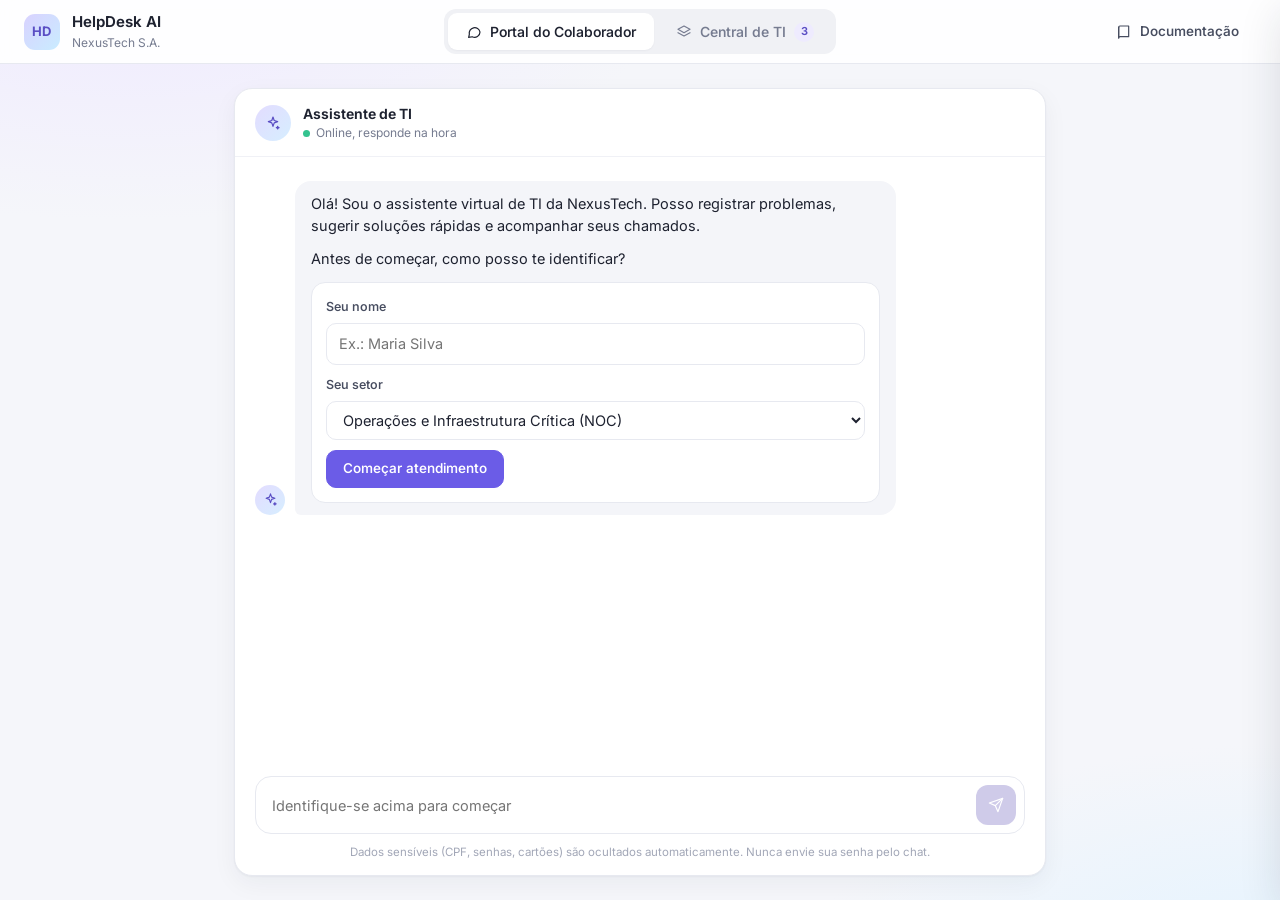
<file: index.html>
<!DOCTYPE html>
<html lang="pt-BR">
<head>
  <meta charset="UTF-8" />
  <meta name="viewport" content="width=device-width, initial-scale=1.0" />
  <title>HelpDesk AI — Assistente de TI da NexusTech S.A.</title>
  <link rel="preconnect" href="https://fonts.googleapis.com" />
  <link rel="preconnect" href="https://fonts.gstatic.com" crossorigin />
  <link href="https://fonts.googleapis.com/css2?family=Inter:wght@400;500;600;700&family=JetBrains+Mono:wght@400;600&display=swap" rel="stylesheet" />
  <link rel="stylesheet" href="assets/styles.css" />
</head>
<body>

<!-- ======================================================================
     TOPO
     ====================================================================== -->
<header class="topbar">
  <div class="brand">
    <div class="brand-logo">HD</div>
    <div>
      <div class="brand-name">HelpDesk AI</div>
      <div class="brand-sub">NexusTech S.A.</div>
    </div>
  </div>

  <nav class="app-tabs" role="tablist" aria-label="Áreas do sistema">
    <button class="app-tab active" data-app="portal" role="tab" aria-selected="true">
      <i data-icon="chat"></i> Portal do Colaborador
    </button>
    <button class="app-tab" data-app="console" role="tab" aria-selected="false">
      <i data-icon="layers"></i> Central de TI <span class="tab-count" id="tabCount">0</span>
    </button>
  </nav>

  <div class="topbar-right">
    <a class="btn btn-ghost" href="https://github.com/sztsu/helpdesk-ai" target="_blank" rel="noopener">
      <i data-icon="book"></i> Documentação
    </a>
  </div>
</header>

<!-- ======================================================================
     ABA 1 — PORTAL DO COLABORADOR (somente o chatbot)
     ====================================================================== -->
<main class="app-view active" id="app-portal">
  <div class="portal-wrap">
    <section class="chat-card" id="chatCard" aria-label="Assistente virtual de TI">
      <header class="chat-head">
        <div class="bot-id">
          <div class="avatar avatar-bot"><i data-icon="sparkle"></i></div>
          <div>
            <div class="bot-name">Assistente de TI</div>
            <div class="bot-status">Online, responde na hora</div>
          </div>
        </div>
        <div class="chat-head-actions">
          <button class="btn btn-ghost btn-sm" id="btnMyTickets" hidden>
            <i data-icon="ticket"></i> Meus chamados
          </button>
          <button class="id-pill" id="idPill" hidden aria-haspopup="true">
            <div class="avatar avatar-user" id="idInitials">--</div>
            <div class="id-pill-text">
              <div class="id-pill-name" id="idName">-</div>
              <div class="id-pill-sector" id="idSectorLabel">-</div>
            </div>
          </button>
          <div class="menu" id="idMenu" hidden>
            <button id="menuSwitch"><i data-icon="user"></i> Trocar identificação</button>
            <hr />
            <button class="danger" id="menuForget"><i data-icon="trash"></i> Apagar minha conversa (LGPD)</button>
          </div>
        </div>
      </header>

      <div class="chat-scroll" id="chatScroll">
        <div class="chat-list" id="chatList"></div>
      </div>

      <div class="suggestions" id="suggestions" hidden>
        <button class="suggest" data-prompt="Esqueci minha senha e minha conta está bloqueada no login.">Esqueci minha senha</button>
        <button class="suggest" data-prompt="A impressora multifuncional do meu andar está offline e não imprime.">A impressora não imprime</button>
        <button class="suggest" data-prompt="O ERP travou ao emitir nota fiscal no fechamento.">Erro ao emitir nota fiscal</button>
        <button class="suggest" data-prompt="O servidor de produção está fora do ar, queda total no cluster.">Sistema fora do ar</button>
        <button class="suggest" data-prompt="Qual o status do chamado HD-2026-001?">Consultar um chamado</button>
      </div>

      <form class="composer" id="composer">
        <textarea id="chatInput" rows="1" placeholder="Identifique-se acima para começar" disabled></textarea>
        <button class="send-btn" type="submit" id="sendBtn" aria-label="Enviar" disabled><i data-icon="send"></i></button>
      </form>
      <div class="chat-foot">Dados sensíveis (CPF, senhas, cartões) são ocultados automaticamente. Nunca envie sua senha pelo chat.</div>

      <!-- Painel lateral: Meus chamados -->
      <div class="sheet-backdrop" id="sheetBackdrop"></div>
      <aside class="sheet" aria-label="Meus chamados">
        <div class="sheet-head">
          <h3>Meus chamados</h3>
          <button class="btn btn-ghost btn-icon btn-sm" id="btnCloseSheet" aria-label="Fechar"><i data-icon="x"></i></button>
        </div>
        <div class="sheet-body" id="myTicketsList"></div>
      </aside>
    </section>
  </div>
</main>

<!-- ======================================================================
     ABA 2 — CENTRAL DE TI (operação, fila, governança)
     ====================================================================== -->
<div class="app-view" id="app-console">
  <aside class="sidebar">
    <div class="side-title">Operação</div>
    <button class="side-link active" data-section="fila"><i data-icon="list"></i> Fila de chamados <span class="tab-count" id="sideCount">0</span></button>
    <button class="side-link" data-section="agente"><i data-icon="cpu"></i> Raciocínio do agente</button>
    <button class="side-link" data-section="auditoria"><i data-icon="clipboard"></i> Auditoria</button>
    <div class="side-title" style="margin-top: 12px;">Qualidade</div>
    <button class="side-link" data-section="testes"><i data-icon="check"></i> Testes do agente</button>
    <button class="side-link" data-section="config"><i data-icon="sliders"></i> Configurações</button>
    <div class="side-spacer"></div>
    <div class="engine-box">
      <b><span class="dot" id="engineDot"></span><span id="engineName">Motor local</span></b>
      <span id="engineDesc">RAG com base interna de manuais.</span>
    </div>
  </aside>

  <div class="console-main">

    <!-- FILA -->
    <section class="console-section active" id="sec-fila">
      <div class="section-head">
        <div>
          <h1>Fila de chamados</h1>
          <p>Chamados triados pelo agente, ordenados por prioridade e tempo de espera. Clique em um chamado para ver os detalhes e a justificativa da IA.</p>
        </div>
        <div class="section-actions">
          <button class="btn btn-soft" id="btnAging"><i data-icon="scale"></i> Auditoria de equidade</button>
        </div>
      </div>

      <div class="kpis">
        <div class="card kpi"><div class="kpi-icon bg-lav"><i data-icon="ticket"></i></div><div><div class="kpi-label">Em aberto</div><div class="kpi-value" id="kpiOpen">0</div></div></div>
        <div class="card kpi"><div class="kpi-icon bg-rose"><i data-icon="alert"></i></div><div><div class="kpi-label">Críticos (P1 e P2)</div><div class="kpi-value" id="kpiCrit">0</div></div></div>
        <div class="card kpi"><div class="kpi-icon bg-peach"><i data-icon="user"></i></div><div><div class="kpi-label">Aguardando revisão humana</div><div class="kpi-value" id="kpiContest">0</div></div></div>
        <div class="card kpi"><div class="kpi-icon bg-sky"><i data-icon="trend"></i></div><div><div class="kpi-label">Promovidos por equidade</div><div class="kpi-value" id="kpiAged">0</div></div></div>
      </div>

      <div class="card">
        <div class="toolbar">
          <div class="search">
            <i data-icon="search"></i>
            <input class="input" id="queueSearch" type="search" placeholder="Buscar por protocolo, colaborador ou assunto" />
          </div>
          <div class="seg" id="prioFilter">
            <button class="active" data-p="all">Todos</button>
            <button data-p="P1">P1</button>
            <button data-p="P2">P2</button>
            <button data-p="P3">P3</button>
            <button data-p="P4">P4</button>
          </div>
        </div>
        <div class="table-wrap">
          <table class="table">
            <thead>
              <tr>
                <th>Protocolo</th>
                <th>Colaborador</th>
                <th>Assunto</th>
                <th>Prioridade</th>
                <th>Prazo</th>
                <th>Status</th>
                <th>Aberto há</th>
              </tr>
            </thead>
            <tbody id="queueBody"></tbody>
          </table>
        </div>
      </div>
    </section>

    <!-- RACIOCÍNIO DO AGENTE -->
    <section class="console-section" id="sec-agente">
      <div class="section-head">
        <div>
          <h1>Raciocínio do agente</h1>
          <p>Cada mensagem recebida no Portal do Colaborador passa por quatro camadas. Selecione uma interação para ver o que o agente percebeu, lembrou, decidiu e executou.</p>
        </div>
      </div>

      <div class="pipeline-strip">
        <div class="strip-step bg-sky"><div class="strip-num">1</div><div><b>Percepção</b><span>Oculta dados sensíveis</span></div></div>
        <div class="strip-step bg-lav"><div class="strip-num">2</div><div><b>Memória</b><span>Conversa, histórico e manuais</span></div></div>
        <div class="strip-step bg-peach"><div class="strip-num">3</div><div><b>Planejamento</b><span>Regras, segurança e equidade</span></div></div>
        <div class="strip-step bg-mint"><div class="strip-num">4</div><div><b>Ação</b><span>Ferramentas executadas</span></div></div>
      </div>

      <div class="agent-grid">
        <div class="card trace-list" id="traceList"></div>
        <div id="traceDetail"></div>
      </div>
    </section>

    <!-- AUDITORIA -->
    <section class="console-section" id="sec-auditoria">
      <div class="section-head">
        <div>
          <h1>Auditoria</h1>
          <p>Registro de todas as decisões do agente e das pessoas envolvidas. Garante responsabilização: é possível saber quem decidiu o quê e quando.</p>
        </div>
        <div class="section-actions">
          <button class="btn" id="btnExport"><i data-icon="download"></i> Exportar backup (JSON)</button>
        </div>
      </div>
      <div class="card timeline" id="auditList"></div>
    </section>

    <!-- TESTES -->
    <section class="console-section" id="sec-testes">
      <div class="section-head">
        <div>
          <h1>Testes do agente</h1>
          <p>Suíte automatizada com 24 cenários: funcionais, viés, ataques (adversariais), privacidade, contingência e carga. Avalia além de acurácia e latência.</p>
        </div>
        <div class="section-actions">
          <button class="btn btn-primary" id="btnRunTests"><i data-icon="check"></i> Executar 24 testes</button>
        </div>
      </div>

      <div class="dims">
        <div class="card dim"><div class="dim-icon bg-lav"><i data-icon="heart"></i></div><h3>Confiança</h3><p>O colaborador entende a decisão e pode pedir revisão humana. Mesmo resultado para nomes e gêneros diferentes.</p></div>
        <div class="card dim"><div class="dim-icon bg-peach"><i data-icon="shield"></i></div><h3>Robustez</h3><p>Resiste a tentativas de manipulação, comandos perigosos, relatos vagos e queda da API externa.</p></div>
        <div class="card dim"><div class="dim-icon bg-mint"><i data-icon="scale"></i></div><h3>Impacto</h3><p>Chamados de setores com menos peso não ficam esquecidos na fila (regra de envelhecimento).</p></div>
      </div>

      <div class="card score" id="scoreCard" hidden>
        <div class="score-num" id="scoreNum">0/24</div>
        <div style="flex: 1;">
          <div class="row-between" style="margin-bottom: 8px; font-size: 13px; color: var(--ink-3);">
            <span id="scoreLabel">Aprovados</span><span id="scoreTime"></span>
          </div>
          <div class="score-bar"><div id="scoreBar"></div></div>
        </div>
      </div>

      <div class="card">
        <div class="table-wrap">
          <table class="table">
            <thead>
              <tr><th>ID</th><th>Categoria</th><th>Cenário</th><th>Resultado</th><th>Latência</th><th>Evidência</th></tr>
            </thead>
            <tbody id="testBody">
              <tr><td colspan="6" class="empty"><b>Nenhum teste executado ainda</b>Clique em "Executar 24 testes" para validar o agente ao vivo.</td></tr>
            </tbody>
          </table>
        </div>
      </div>
    </section>

    <!-- CONFIGURAÇÕES -->
    <section class="console-section" id="sec-config">
      <div class="section-head">
        <div>
          <h1>Configurações</h1>
          <p>Motor de IA, contingência e dados da demonstração.</p>
        </div>
      </div>

      <div class="settings-grid">
        <div class="card card-pad">
          <div>
            <h3>Motor de IA generativa</h3>
            <p class="card-sub">Sem chave, o agente usa o motor local com base de conhecimento (RAG). Com uma chave do Google AI Studio, as respostas passam a ser geradas pelo Gemini 2.5 Flash.</p>
          </div>
          <div class="field">
            <label class="field-label" for="apiKey">Chave da API Gemini (fica só nesta aba do navegador)</label>
            <input class="input mono" id="apiKey" type="password" placeholder="AIza..." autocomplete="off" />
          </div>
          <div class="row-between">
            <span class="pill pill-dot" id="engineStatusPill">Motor local</span>
            <div style="display: flex; gap: 8px;">
              <button class="btn btn-sm" id="btnClearKey">Remover chave</button>
              <button class="btn btn-sm btn-primary" id="btnSaveKey">Salvar</button>
            </div>
          </div>
        </div>

        <div class="card card-pad">
          <div>
            <h3>Contingência</h3>
            <p class="card-sub">Simula a API externa fora do ar (HTTP 503). O agente deve continuar atendendo pelo motor local sem o colaborador perceber.</p>
          </div>
          <div class="row-between">
            <span style="font-weight: 550;">Simular indisponibilidade da API</span>
            <label class="switch"><input type="checkbox" id="toggle503" /><span></span></label>
          </div>
        </div>

        <div class="card card-pad">
          <div>
            <h3>Dados da demonstração</h3>
            <p class="card-sub">Os chamados ficam salvos no navegador. Você pode exportar um backup ou voltar ao estado inicial com os 3 chamados de exemplo.</p>
          </div>
          <div style="display: flex; gap: 8px; flex-wrap: wrap;">
            <button class="btn btn-sm" id="btnExport2"><i data-icon="download"></i> Exportar backup</button>
            <button class="btn btn-sm btn-danger-soft" id="btnReset"><i data-icon="refresh"></i> Restaurar dados iniciais</button>
          </div>
        </div>

        <div class="card card-pad">
          <div>
            <h3>Sobre o projeto</h3>
            <p class="card-sub">Projeto final da disciplina Tendências em Ciência da Computação (UDF), por Gustavo Negreiros.</p>
          </div>
          <div class="link-list">
            <a href="https://github.com/sztsu/helpdesk-ai" target="_blank" rel="noopener">Repositório no GitHub <span>README</span></a>
            <a href="https://github.com/sztsu/helpdesk-ai/tree/main/docs" target="_blank" rel="noopener">Documentação completa <span>7 documentos</span></a>
            <a href="https://github.com/sztsu/helpdesk-ai/blob/main/docs/04_etica_vieses_e_governanca.md" target="_blank" rel="noopener">Ética, vieses e governança <span>DOC 04</span></a>
            <a href="slides/Apresentacao_HelpDesk_AI.pdf" target="_blank" rel="noopener">Slides da apresentação <span>PDF</span></a>
          </div>
        </div>
      </div>
    </section>
  </div>
</div>

<!-- Drawer: detalhe do chamado -->
<div id="drawerRoot">
  <div class="drawer-backdrop" id="drawerBackdrop"></div>
  <aside class="drawer" aria-label="Detalhes do chamado">
    <div class="drawer-head">
      <div>
        <h2 id="drawerTitle">-</h2>
        <div id="drawerPills" style="display: flex; gap: 6px; flex-wrap: wrap;"></div>
      </div>
      <button class="btn btn-ghost btn-icon btn-sm" id="btnCloseDrawer" aria-label="Fechar"><i data-icon="x"></i></button>
    </div>
    <div class="drawer-body" id="drawerBody"></div>
    <div class="drawer-foot" id="drawerFoot"></div>
  </aside>
</div>

<div class="toast" id="toast"></div>

<script src="assets/agent.js"></script>
<script>
(function () {
  "use strict";

  const HD = window.HelpDeskAI;
  const agent = new HD.HelpDeskAgent();
  const $ = function (id) { return document.getElementById(id); };

  // ---------------------------------------------------------------------
  // Ícones (SVG em traço, sem dependências)
  // ---------------------------------------------------------------------
  const ICONS = {
    chat: '<path d="M21 12a8 8 0 0 1-11.6 7.1L4 20l1-4.6A8 8 0 1 1 21 12z"/>',
    layers: '<path d="m12 3 9 5-9 5-9-5z"/><path d="m3 13 9 5 9-5"/>',
    book: '<path d="M4 5a2 2 0 0 1 2-2h13v16H6a2 2 0 0 0-2 2z"/><path d="M4 21V5"/>',
    sparkle: '<path d="M12 3l1.8 5.2L19 10l-5.2 1.8L12 17l-1.8-5.2L5 10l5.2-1.8z"/><path d="M19 17l.6 1.4L21 19l-1.4.6L19 21l-.6-1.4L17 19l1.4-.6z"/>',
    ticket: '<rect x="3" y="6" width="18" height="12" rx="2"/><path d="M9 6v12"/>',
    user: '<circle cx="12" cy="8" r="4"/><path d="M4 21c0-4 3.5-6 8-6s8 2 8 6"/>',
    trash: '<path d="M4 7h16M10 11v6M14 11v6M6 7l1 13h10l1-13M9 7V4h6v3"/>',
    send: '<path d="M22 2 11 13"/><path d="M22 2 15 22l-4-9-9-4z"/>',
    x: '<path d="M18 6 6 18M6 6l12 12"/>',
    list: '<path d="M8 6h13M8 12h13M8 18h13M3.5 6h.01M3.5 12h.01M3.5 18h.01"/>',
    cpu: '<rect x="5" y="5" width="14" height="14" rx="2"/><rect x="9" y="9" width="6" height="6" rx="1"/><path d="M9 2v3M15 2v3M9 19v3M15 19v3M2 9h3M2 15h3M19 9h3M19 15h3"/>',
    clipboard: '<rect x="5" y="4" width="14" height="17" rx="2"/><path d="M9 4V3h6v1M9 10h6M9 14h6M9 18h3"/>',
    check: '<circle cx="12" cy="12" r="9"/><path d="m8 12 3 3 5-6"/>',
    sliders: '<path d="M4 21v-7M4 10V3M12 21v-9M12 8V3M20 21v-5M20 12V3M1 14h6M9 8h6M17 16h6"/>',
    scale: '<path d="M12 3v18M7 21h10M5 7h14M5 7l-3 6a3 3 0 0 0 6 0zM19 7l-3 6a3 3 0 0 0 6 0z"/>',
    alert: '<path d="M12 3 2 20h20z"/><path d="M12 10v4M12 17h.01"/>',
    trend: '<path d="m3 17 6-6 4 4 8-8"/><path d="M15 7h6v6"/>',
    search: '<circle cx="11" cy="11" r="7"/><path d="m20 20-3.5-3.5"/>',
    download: '<path d="M12 3v12M7 10l5 5 5-5M4 21h16"/>',
    refresh: '<path d="M3 12a9 9 0 0 1 15.5-6.3L21 8M21 3v5h-5M21 12a9 9 0 0 1-15.5 6.3L3 16M3 21v-5h5"/>',
    heart: '<path d="M12 20s-7-4.5-7-10a4 4 0 0 1 7-2.6A4 4 0 0 1 19 10c0 5.5-7 10-7 10z"/>',
    shield: '<path d="M12 3 4 6v6c0 5 3.5 8 8 9 4.5-1 8-4 8-9V6z"/>',
    lock: '<rect x="4" y="11" width="16" height="10" rx="2"/><path d="M8 11V7a4 4 0 0 1 8 0v4"/>'
  };
  function icon(name, size) {
    const s = size || 16;
    return '<svg width="' + s + '" height="' + s + '" viewBox="0 0 24 24" fill="none" stroke="currentColor" stroke-width="1.8" stroke-linecap="round" stroke-linejoin="round" aria-hidden="true">' + (ICONS[name] || "") + "</svg>";
  }
  function hydrateIcons(root) {
    (root || document).querySelectorAll("i[data-icon]").forEach(function (el) {
      el.outerHTML = icon(el.getAttribute("data-icon"), el.closest(".kpi-icon, .dim-icon") ? 20 : 16);
    });
  }

  // ---------------------------------------------------------------------
  // Utilidades
  // ---------------------------------------------------------------------
  const PRIORITY = {
    P1: { label: "Crítica", rank: 1 },
    P2: { label: "Alta", rank: 2 },
    P3: { label: "Média", rank: 3 },
    P4: { label: "Baixa", rank: 4 }
  };
  const PII_NAMES = {
    CPF: "o CPF",
    SENHA_EXPOSTA: "a senha",
    CARTAO_CREDITO: "o número do cartão",
    API_KEY: "a chave de acesso",
    EMAIL_PESSOAL: "o e-mail pessoal"
  };
  const INTENT_LABEL = {
    TRIAGE_AND_SELF_SERVICE: "Triagem e autoatendimento",
    ADVERSARIAL_BLOCKED: "Solicitação bloqueada",
    CLARIFICATION_REQUIRED: "Pediu mais detalhes",
    QUERY_TICKET_STATUS: "Consulta de chamado"
  };

  function esc(str) {
    return String(str == null ? "" : str)
      .replace(/&/g, "&amp;").replace(/</g, "&lt;").replace(/>/g, "&gt;").replace(/"/g, "&quot;");
  }
  function rich(str) {
    return esc(str)
      .replace(/\*\*(.+?)\*\*/g, "<strong>$1</strong>")
      .replace(/`([^`]+)`/g, "<code>$1</code>")
      .replace(/\n/g, "<br>");
  }
  function p(html) { return "<p>" + html + "</p>"; }
  function prPill(pr) {
    const info = PRIORITY[pr] || { label: "" };
    return '<span class="pill pill-' + String(pr).toLowerCase() + '">' + esc(pr) + " · " + info.label + "</span>";
  }
  function firstName(name) { return String(name || "").trim().split(/\s+/)[0] || "colaborador"; }
  function initials(name) {
    const parts = String(name || "").trim().split(/\s+/).filter(Boolean);
    return ((parts[0] || "?")[0] + (parts.length > 1 ? parts[parts.length - 1][0] : "")).toUpperCase();
  }
  function timeAgo(iso) {
    const min = Math.max(0, Math.round((Date.now() - new Date(iso).getTime()) / 60000));
    if (min < 1) return "agora";
    if (min < 60) return min + " min";
    const h = Math.floor(min / 60);
    if (h < 24) return h + " h " + (min % 60 ? (min % 60) + " min" : "");
    return Math.floor(h / 24) + " d";
  }
  function fmtTime(iso) {
    try { return new Date(iso).toLocaleString("pt-BR", { day: "2-digit", month: "2-digit", hour: "2-digit", minute: "2-digit" }); }
    catch (e) { return iso; }
  }
  function joinPt(arr) {
    if (arr.length <= 1) return arr.join("");
    return arr.slice(0, -1).join(", ") + " e " + arr[arr.length - 1];
  }
  function userStatus(s) {
    if (/triad/i.test(s)) return "Recebido pela TI";
    if (/revis[aã]o humana/i.test(s)) return "Em revisão por um analista";
    return s;
  }
  function statusPill(tk) {
    if (tk.contested) return '<span class="pill pill-peach">Aguardando revisão</span>';
    if (tk.status === "Resolvido") return '<span class="pill pill-mint">Resolvido</span>';
    if (tk.reviewed) return '<span class="pill pill-lav">Revisado por analista</span>';
    if (tk.aged) return '<span class="pill pill-sky">Promovido por equidade</span>';
    if (/atendimento/i.test(tk.status)) return '<span class="pill pill-lav">Em atendimento</span>';
    return '<span class="pill">' + esc(userStatus(tk.status)) + "</span>";
  }
  function wait(ms) { return new Promise(function (r) { setTimeout(r, ms); }); }

  let toastTimer = null;
  function toast(msg) {
    const el = $("toast");
    el.textContent = msg;
    el.classList.add("show");
    clearTimeout(toastTimer);
    toastTimer = setTimeout(function () { el.classList.remove("show"); }, 3200);
  }

  // ---------------------------------------------------------------------
  // Navegação principal (2 abas) e seções da Central de TI
  // ---------------------------------------------------------------------
  function switchApp(name) {
    document.querySelectorAll(".app-tab").forEach(function (t) {
      const on = t.getAttribute("data-app") === name;
      t.classList.toggle("active", on);
      t.setAttribute("aria-selected", on ? "true" : "false");
    });
    document.querySelectorAll(".app-view").forEach(function (v) {
      v.classList.toggle("active", v.id === "app-" + name);
    });
    if (name === "console") refreshConsole();
  }
  function switchSection(name) {
    document.querySelectorAll(".side-link").forEach(function (b) {
      b.classList.toggle("active", b.getAttribute("data-section") === name);
    });
    document.querySelectorAll(".console-section").forEach(function (s) {
      s.classList.toggle("active", s.id === "sec-" + name);
    });
  }
  document.querySelectorAll(".app-tab").forEach(function (t) {
    t.addEventListener("click", function () { switchApp(t.getAttribute("data-app")); });
  });
  document.querySelectorAll(".side-link").forEach(function (b) {
    b.addEventListener("click", function () { switchSection(b.getAttribute("data-section")); });
  });

  // =====================================================================
  // PORTAL DO COLABORADOR
  // =====================================================================
  const IDENTITY_KEY = "helpdesk_ai_v3_identity";
  const chatList = $("chatList");
  const chatScroll = $("chatScroll");
  const chatInput = $("chatInput");
  const sendBtn = $("sendBtn");
  const traces = [];
  let selectedTrace = 0;
  let identity = loadIdentity();
  let busy = false;
  let userSent = false;

  function loadIdentity() {
    try { return JSON.parse(localStorage.getItem(IDENTITY_KEY)) || null; } catch (e) { return null; }
  }
  function saveIdentity(v) {
    try {
      if (v) localStorage.setItem(IDENTITY_KEY, JSON.stringify(v));
      else localStorage.removeItem(IDENTITY_KEY);
    } catch (e) { /* ignore */ }
  }

  function scrollChat() { chatScroll.scrollTop = chatScroll.scrollHeight; }

  function addBot(html) {
    const el = document.createElement("div");
    el.className = "msg bot";
    el.innerHTML = '<div class="avatar avatar-bot">' + icon("sparkle", 15) + '</div><div class="bubble">' + html + "</div>";
    chatList.appendChild(el);
    scrollChat();
    return el;
  }
  function addUser(text) {
    const el = document.createElement("div");
    el.className = "msg user";
    el.innerHTML = '<div class="avatar avatar-user">' + esc(initials(identity.name)) + '</div><div class="bubble">' + rich(text) + "</div>";
    chatList.appendChild(el);
    scrollChat();
  }
  function showTyping() {
    return addBot('<div class="typing"><span></span><span></span><span></span></div>');
  }

  function note(kind, ic, text) {
    return '<div class="note note-' + kind + '">' + icon(ic, 15) + "<span>" + text + "</span></div>";
  }

  function contestZone(tk) {
    const id = esc(tk.id);
    if (tk.contested) {
      return '<div class="contest-zone" data-ticket="' + id + '"><span class="pill pill-peach">Revisão humana solicitada</span>&nbsp; Um analista vai reavaliar a prioridade.</div>';
    }
    if (tk.reviewed) {
      return '<div class="contest-zone" data-ticket="' + id + '"><span class="pill pill-mint">Revisado por analista</span>&nbsp; ' + esc(tk.reviewOutcome || "") + "</div>";
    }
    if (tk.status === "Resolvido") {
      return '<div class="contest-zone" data-ticket="' + id + '">Chamado concluído pela equipe de TI.</div>';
    }
    return (
      '<div class="contest-zone" data-ticket="' + id + '">' +
        'Não concorda com a prioridade? <button type="button" class="link-btn" data-contest-open>Pedir revisão humana</button>' +
        '<div class="contest-form" hidden>' +
          '<textarea class="textarea" placeholder="Explique o impacto. Ex.: a folha de pagamento precisa sair hoje."></textarea>' +
          '<div class="contest-form-actions">' +
            '<button type="button" class="btn btn-sm btn-ghost" data-contest-cancel>Cancelar</button>' +
            '<button type="button" class="btn btn-sm btn-primary" data-contest-send>Enviar pedido</button>' +
          "</div>" +
        "</div>" +
      "</div>"
    );
  }

  function ticketCard(tk) {
    return (
      '<div class="tcard">' +
        '<div class="tcard-head"><span class="tcard-id">' + esc(tk.id) + "</span>" + prPill(tk.priority) + "</div>" +
        '<div class="tcard-grid">' +
          "<div><span>Prazo de atendimento</span><b>" + esc(tk.slaLabel) + "</b></div>" +
          "<div><span>Equipe responsável</span><b>" + esc(tk.queue) + "</b></div>" +
          "<div><span>Situação</span><b>" + esc(userStatus(tk.status)) + "</b></div>" +
        "</div>" +
        '<div class="tcard-foot">' + contestZone(tk) + "</div>" +
      "</div>"
    );
  }

  // Converte a resposta técnica do agente em linguagem simples para o colaborador
  function friendlyReply(res) {
    const tr = res.trace || {};
    const plan = tr.planning || {};
    const guard = plan.guardrail || {};
    const per = tr.perception || {};
    const piiNote = per.piiProtected
      ? note("lav", "lock", "Para sua segurança, ocultei " + joinPt(per.redactions.map(function (r) { return PII_NAMES[r.type] || r.type; })) + " da sua mensagem antes de registrá-la. Não é preciso enviar senhas ou documentos pelo chat.")
      : "";

    if (plan.intent === "ADVERSARIAL_BLOCKED") {
      if (guard.type === "PROMPT_INJECTION") {
        return p("Não consigo alterar regras ou prioridades a pedido. A prioridade de cada chamado segue as políticas da empresa e é calculada da mesma forma para todos.") +
          p("Se o problema é urgente, me conte <strong>o que parou de funcionar</strong> e <strong>quantas pessoas estão sendo afetadas</strong>, que eu avalio o caso.") +
          note("rose", "shield", "Esta solicitação foi registrada pela política de segurança.");
      }
      return p("Por segurança, não posso fornecer senhas administrativas nem orientar comandos que apaguem dados ou desativem proteções.") +
        p("Se você precisa de um acesso especial, descreva a necessidade e a equipe de infraestrutura fará a avaliação.") +
        note("rose", "shield", "Esta solicitação foi registrada pela política de segurança.");
    }

    if (plan.intent === "CLARIFICATION_REQUIRED") {
      return p("Quero te ajudar, mas preciso de um pouco mais de detalhe para não errar o diagnóstico.") +
        p("<strong>Qual sistema ou equipamento</strong> está com problema e <strong>aparece alguma mensagem de erro</strong>?") + piiNote;
    }

    if (plan.intent === "QUERY_TICKET_STATUS") {
      if (!res.ticket) return p("Não encontrei esse protocolo. Confira o número (formato HD-2026-000) ou abra <strong>Meus chamados</strong> no topo para ver sua lista.");
      return p("Encontrei o chamado <strong>" + esc(res.ticket.id) + "</strong>: " + esc(res.ticket.summary) + ".") + ticketCard(res.ticket);
    }

    const tk = res.ticket;
    if (!tk) return p(rich(res.reply || "Não consegui processar sua mensagem. Tente novamente."));
    let html = guard.type === "HOSTILE_TONE" ? p("Entendo a frustração. Vamos resolver isso juntos.") : "";
    html += p("Pronto, " + esc(firstName(identity.name)) + ". Registrei seu chamado e já encaminhei para a equipe <strong>" + esc(tk.queue) + "</strong>.");
    if (res.steps && res.steps.length) {
      html += '<div class="steps"><div class="steps-title">Enquanto isso, você pode tentar:</div><ol>' +
        res.steps.map(function (s) { return "<li>" + rich(s) + "</li>"; }).join("") + "</ol></div>";
    }
    html += ticketCard(tk) + piiNote;
    return html;
  }

  function syncIdentityUI() {
    const has = !!identity;
    $("idPill").hidden = !has;
    $("btnMyTickets").hidden = !has;
    chatInput.disabled = !has;
    sendBtn.disabled = !has;
    chatInput.placeholder = has ? "Descreva o problema com suas palavras..." : "Identifique-se acima para começar";
    $("suggestions").hidden = !has || userSent;
    if (has) {
      $("idInitials").textContent = initials(identity.name);
      $("idName").textContent = identity.name;
      $("idSectorLabel").textContent = (HD.SECTORS[identity.sector] || {}).shortName || "";
    }
  }

  function startPortal() {
    chatList.innerHTML = "";
    userSent = false;
    agent.clearConversation();
    if (identity) {
      addBot(p("Olá, " + esc(firstName(identity.name)) + "! Sou o assistente virtual de TI da NexusTech.") +
        p("Me conte o que está acontecendo, com suas palavras. Também posso consultar um chamado pelo número do protocolo."));
    } else {
      const options = Object.keys(HD.SECTORS).map(function (k) {
        return '<option value="' + k + '">' + esc(HD.SECTORS[k].name) + "</option>";
      }).join("");
      addBot(
        p("Olá! Sou o assistente virtual de TI da NexusTech. Posso registrar problemas, sugerir soluções rápidas e acompanhar seus chamados.") +
        p("Antes de começar, como posso te identificar?") +
        '<form class="id-form" id="idForm">' +
          '<div class="field"><label class="field-label" for="idFormName">Seu nome</label><input class="input" id="idFormName" required placeholder="Ex.: Maria Silva" autocomplete="name" /></div>' +
          '<div class="field"><label class="field-label" for="idFormSector">Seu setor</label><select class="select" id="idFormSector">' + options + "</select></div>" +
          '<button class="btn btn-primary" type="submit">Começar atendimento</button>' +
        "</form>"
      );
    }
    syncIdentityUI();
  }

  document.addEventListener("submit", function (e) {
    if (e.target.id !== "idForm") return;
    e.preventDefault();
    const name = $("idFormName").value.trim();
    if (!name) return;
    identity = { name: name, sector: $("idFormSector").value };
    saveIdentity(identity);
    e.target.closest(".msg").remove();
    startPortal();
    chatInput.focus();
  });

  async function handleSend(text) {
    const clean = String(text || "").trim();
    if (!clean || !identity || busy) return;
    busy = true;
    userSent = true;
    syncIdentityUI();
    addUser(clean);
    chatInput.value = "";
    autoResize();

    const typing = showTyping();
    const results = await Promise.all([
      agent.processMessage(clean, { collaborator: identity.name, sectorId: identity.sector }),
      wait(window.__FAST__ ? 0 : 650)
    ]);
    const res = results[0];
    typing.remove();
    addBot(friendlyReply(res));

    traces.unshift({ at: new Date().toISOString(), collaborator: identity.name, sectorId: identity.sector, res: res });
    if (traces.length > 30) traces.pop();
    selectedTrace = 0;
    refreshConsole();
    busy = false;
  }

  function autoResize() {
    chatInput.style.height = "auto";
    chatInput.style.height = Math.min(chatInput.scrollHeight, 140) + "px";
  }
  chatInput.addEventListener("input", autoResize);
  chatInput.addEventListener("keydown", function (e) {
    if (e.key === "Enter" && !e.shiftKey) { e.preventDefault(); handleSend(chatInput.value); }
  });
  $("composer").addEventListener("submit", function (e) { e.preventDefault(); handleSend(chatInput.value); });
  document.querySelectorAll(".suggest").forEach(function (b) {
    b.addEventListener("click", function () { handleSend(b.getAttribute("data-prompt")); });
  });

  // Contestação pelo colaborador (Remediação)
  document.addEventListener("click", function (e) {
    const zone = e.target.closest(".contest-zone");
    if (!zone) return;
    const form = zone.querySelector(".contest-form");
    if (e.target.closest("[data-contest-open]")) {
      form.hidden = false;
      form.querySelector("textarea").focus();
      scrollChat();
    } else if (e.target.closest("[data-contest-cancel]")) {
      form.hidden = true;
    } else if (e.target.closest("[data-contest-send]")) {
      const id = zone.getAttribute("data-ticket");
      const reason = form.querySelector("textarea").value.trim() || "O impacto do problema é maior do que a prioridade atribuída.";
      const fromSheet = !!zone.closest(".sheet");
      const tk = agent.contestTicket(id, reason);
      if (!tk) return;
      document.querySelectorAll('.contest-zone[data-ticket="' + id + '"]').forEach(function (z) { z.outerHTML = contestZone(tk); });
      if (fromSheet) {
        toast("Pedido de revisão enviado para a equipe de TI.");
      } else {
        addBot(p("Pedido de revisão enviado. Um analista da TI vai reavaliar o chamado <strong>" + esc(id) + "</strong> e a decisão ficará registrada.") +
          p("Obrigado por avisar, isso ajuda a tornar o atendimento mais justo."));
      }
      renderMyTickets();
      refreshConsole();
    }
  });

  // Menu de identificação
  $("idPill").addEventListener("click", function (e) {
    e.stopPropagation();
    $("idMenu").hidden = !$("idMenu").hidden;
  });
  document.addEventListener("click", function (e) {
    if (!e.target.closest("#idMenu") && !e.target.closest("#idPill")) $("idMenu").hidden = true;
  });
  $("menuSwitch").addEventListener("click", function () {
    $("idMenu").hidden = true;
    identity = null;
    saveIdentity(null);
    startPortal();
  });
  $("menuForget").addEventListener("click", function () {
    $("idMenu").hidden = true;
    identity = null;
    saveIdentity(null);
    startPortal();
    toast("Conversa e identificação apagadas deste dispositivo.");
  });

  // Meus chamados
  function renderMyTickets() {
    const box = $("myTicketsList");
    if (!identity) { box.innerHTML = ""; return; }
    const mine = agent.tickets.filter(function (t) { return t.collaborator.toLowerCase() === identity.name.toLowerCase(); });
    if (!mine.length) {
      box.innerHTML = '<div class="empty"><b>Nenhum chamado ainda</b>Quando você relatar um problema no chat, ele aparecerá aqui.</div>';
      return;
    }
    box.innerHTML = mine.map(function (t) {
      return (
        '<div class="my-ticket">' +
          '<div class="my-ticket-top"><span class="tcard-id">' + esc(t.id) + "</span>" + prPill(t.priority) + "</div>" +
          '<div class="my-ticket-sum">' + esc(t.summary) + "</div>" +
          '<div class="my-ticket-meta">' + statusPill(t) + "<span>Prazo: " + esc(t.slaLabel) + "</span><span>Aberto há " + timeAgo(t.createdAt) + "</span></div>" +
          '<div style="margin-top:10px;font-size:12.5px;color:var(--ink-3);">' + contestZone(t) + "</div>" +
        "</div>"
      );
    }).join("");
  }
  function openSheet(on) {
    $("chatCard").classList.toggle("sheet-open", on);
    if (on) renderMyTickets();
  }
  $("btnMyTickets").addEventListener("click", function () { openSheet(true); });
  $("btnCloseSheet").addEventListener("click", function () { openSheet(false); });
  $("sheetBackdrop").addEventListener("click", function () { openSheet(false); });

  // =====================================================================
  // CENTRAL DE TI
  // =====================================================================
  let prioFilter = "all";
  let searchTerm = "";
  let openTicketId = null;

  function sortedQueue() {
    return agent.tickets.slice().sort(function (a, b) {
      const ra = a.status === "Resolvido" ? 1 : 0;
      const rb = b.status === "Resolvido" ? 1 : 0;
      if (ra !== rb) return ra - rb;
      const pa = (PRIORITY[a.priority] || {}).rank || 9;
      const pb = (PRIORITY[b.priority] || {}).rank || 9;
      if (pa !== pb) return pa - pb;
      return new Date(a.createdAt) - new Date(b.createdAt);
    });
  }

  function renderQueue() {
    const all = agent.tickets;
    const open = all.filter(function (t) { return t.status !== "Resolvido"; });
    $("tabCount").textContent = open.length;
    $("sideCount").textContent = open.length;
    $("kpiOpen").textContent = open.length;
    $("kpiCrit").textContent = open.filter(function (t) { return t.priority === "P1" || t.priority === "P2"; }).length;
    $("kpiContest").textContent = all.filter(function (t) { return t.contested; }).length;
    $("kpiAged").textContent = all.filter(function (t) { return t.aged; }).length;

    const term = searchTerm.toLowerCase();
    const rows = sortedQueue().filter(function (t) {
      if (prioFilter !== "all" && t.priority !== prioFilter) return false;
      if (!term) return true;
      return (t.id + " " + t.collaborator + " " + t.summary + " " + t.sectorName).toLowerCase().indexOf(term) !== -1;
    });

    $("queueBody").innerHTML = rows.length ? rows.map(function (t) {
      return (
        '<tr class="clickable" data-open-ticket="' + esc(t.id) + '">' +
          '<td class="cell-id">' + esc(t.id) + "</td>" +
          '<td><div class="cell-main">' + esc(t.collaborator) + '</div><div class="cell-sub">' + esc((HD.SECTORS[t.sectorId] || {}).shortName || t.sectorName) + "</div></td>" +
          '<td class="cell-summary" title="' + esc(t.summary) + '">' + esc(t.summary) + "</td>" +
          "<td>" + prPill(t.priority) + "</td>" +
          '<td class="nowrap">' + esc(t.slaLabel) + "</td>" +
          "<td>" + statusPill(t) + "</td>" +
          '<td class="cell-sub nowrap">' + timeAgo(t.createdAt) + "</td>" +
        "</tr>"
      );
    }).join("") : '<tr><td colspan="7" class="empty"><b>Nenhum chamado encontrado</b>Ajuste a busca ou o filtro de prioridade.</td></tr>';
  }

  $("queueSearch").addEventListener("input", function (e) { searchTerm = e.target.value; renderQueue(); });
  $("prioFilter").addEventListener("click", function (e) {
    const b = e.target.closest("button");
    if (!b) return;
    prioFilter = b.getAttribute("data-p");
    $("prioFilter").querySelectorAll("button").forEach(function (x) { x.classList.toggle("active", x === b); });
    renderQueue();
  });
  $("queueBody").addEventListener("click", function (e) {
    const row = e.target.closest("[data-open-ticket]");
    if (row) openDrawer(row.getAttribute("data-open-ticket"));
  });

  $("btnAging").addEventListener("click", function () {
    const n = agent.runEquityAgingAudit();
    refreshConsole();
    toast(n > 0 ? n + " chamado(s) de menor prioridade promovido(s) para não ficarem esquecidos na fila." : "Nenhum chamado precisava ser promovido agora.");
  });

  // Drawer de detalhe do chamado
  function whyList(t) {
    const sec = HD.SECTORS[t.sectorId] || {};
    const items = [];
    items.push("Setor <strong>" + esc(sec.shortName || t.sectorName) + "</strong> tem impacto operacional " + esc(String(sec.impact || "").toLowerCase()) + " na empresa.");
    const r = t.rationale;
    if (r) {
      if (r.kbTerms && r.kbTerms.length) items.push("Termos reconhecidos no relato: <strong>" + esc(r.kbTerms.join(", ")) + "</strong>.");
      items.push("Manual consultado: <strong>" + esc(t.kbRef) + "</strong> (" + esc(r.kbTitle) + ").");
      items.push(esc(r.equityNote));
      if (r.pii && r.pii.length) items.push("Dados sensíveis ocultados antes do registro: " + esc(r.pii.join(", ")) + ".");
      items.push("Motor utilizado: " + esc(r.engine) + ".");
    } else {
      items.push("Manual consultado: <strong>" + esc(t.kbRef) + "</strong>.");
      items.push("Chamado de exemplo carregado na demonstração.");
    }
    return '<ul class="why-list">' + items.map(function (i) { return "<li><span>" + i + "</span></li>"; }).join("") + "</ul>";
  }

  function renderDrawer() {
    const t = agent.tickets.find(function (x) { return x.id === openTicketId; });
    if (!t) { closeDrawer(); return; }
    $("drawerTitle").textContent = t.id;
    $("drawerPills").innerHTML = prPill(t.priority) + statusPill(t);

    let review = "";
    if (t.contested) {
      const opts = ["P1", "P2", "P3", "P4"].map(function (k) {
        return '<option value="' + k + '"' + (k === t.priority ? " selected" : "") + ">" + k + " · " + PRIORITY[k].label + "</option>";
      }).join("");
      review =
        '<div class="review-box">' +
          '<div class="block-title" style="color:inherit;">Contestação do colaborador</div>' +
          "<p>“" + esc(t.contestReason) + "”</p>" +
          '<div class="review-form">' +
            '<div class="field"><label class="field-label" for="reviewPrio">Decisão do analista</label><select class="select" id="reviewPrio">' + opts + "</select></div>" +
            '<div class="field"><label class="field-label" for="reviewNote">Justificativa</label><textarea class="textarea" id="reviewNote" placeholder="Explique a decisão para o registro de auditoria"></textarea></div>' +
            '<button class="btn btn-primary btn-sm" data-action="review" style="justify-self:end;">Registrar decisão</button>' +
          "</div>" +
        "</div>";
    } else if (t.reviewed) {
      review =
        '<div class="review-box done">' +
          '<div class="block-title" style="color:inherit;">Revisão humana concluída</div>' +
          "<p><strong>" + esc(t.reviewOutcome) + ".</strong> " + esc(t.reviewNote) + "</p>" +
          (t.contestReason ? '<p style="margin:0;opacity:.85;">Motivo do colaborador: “' + esc(t.contestReason) + "”</p>" : "") +
        "</div>";
    }

    $("drawerBody").innerHTML =
      "<div>" +
        '<div class="block-title">Relato (dados sensíveis já ocultados)</div>' +
        '<div style="font-size:14.5px;">' + esc(t.summary) + "</div>" +
      "</div>" +
      review +
      "<div>" +
        '<div class="block-title">Detalhes</div>' +
        '<div class="detail-grid">' +
          "<div><span>Colaborador</span><b>" + esc(t.collaborator) + "</b></div>" +
          "<div><span>Setor</span><b>" + esc((HD.SECTORS[t.sectorId] || {}).shortName || t.sectorName) + "</b></div>" +
          "<div><span>Categoria</span><b>" + esc(t.category) + "</b></div>" +
          "<div><span>Equipe</span><b>" + esc(t.queue) + "</b></div>" +
          "<div><span>Prazo (SLA)</span><b>" + esc(t.slaLabel) + "</b></div>" +
          "<div><span>Aberto em</span><b>" + esc(fmtTime(t.createdAt)) + "</b></div>" +
        "</div>" +
      "</div>" +
      "<div>" +
        '<div class="block-title">Por que a IA decidiu assim</div>' +
        whyList(t) +
      "</div>";

    const resolved = t.status === "Resolvido";
    $("drawerFoot").innerHTML = resolved
      ? '<button class="btn btn-sm" data-action="reopen">Reabrir chamado</button>'
      : '<button class="btn btn-sm" data-action="start">Iniciar atendimento</button><button class="btn btn-sm btn-primary" data-action="resolve">Marcar como resolvido</button>';
  }

  function openDrawer(id) {
    openTicketId = id;
    renderDrawer();
    $("drawerRoot").classList.add("drawer-open");
  }
  function closeDrawer() {
    openTicketId = null;
    $("drawerRoot").classList.remove("drawer-open");
  }
  $("btnCloseDrawer").addEventListener("click", closeDrawer);
  $("drawerBackdrop").addEventListener("click", closeDrawer);
  document.addEventListener("keydown", function (e) {
    if (e.key === "Escape") { closeDrawer(); openSheet(false); }
  });
  $("drawerRoot").addEventListener("click", function (e) {
    const b = e.target.closest("[data-action]");
    if (!b || !openTicketId) return;
    const action = b.getAttribute("data-action");
    if (action === "start") { agent.setTicketStatus(openTicketId, "Em atendimento"); toast("Atendimento iniciado."); }
    if (action === "resolve") { agent.setTicketStatus(openTicketId, "Resolvido"); toast("Chamado marcado como resolvido."); }
    if (action === "reopen") { agent.setTicketStatus(openTicketId, "Em atendimento"); toast("Chamado reaberto."); }
    if (action === "review") {
      agent.reviewContest(openTicketId, $("reviewPrio").value, $("reviewNote").value.trim());
      toast("Decisão registrada na auditoria.");
    }
    renderDrawer();
    refreshConsole();
  });

  // Raciocínio do agente (4 camadas)
  function guardPill(g) {
    if (g.blocked) return '<span class="pill pill-rose">Bloqueado · ' + esc(g.type) + "</span>";
    if (g.type === "HOSTILE_TONE") return '<span class="pill pill-butter">Atenção · tom hostil</span>';
    return '<span class="pill pill-mint">Aprovado</span>';
  }
  function renderAgent() {
    const list = $("traceList");
    const detail = $("traceDetail");
    if (!traces.length) {
      list.innerHTML = '<div class="empty"><b>Sem interações</b>Converse no Portal do Colaborador.</div>';
      detail.innerHTML = '<div class="card empty" style="padding:60px 20px;"><b>Nenhuma mensagem analisada ainda</b>Envie uma mensagem na aba Portal do Colaborador e volte aqui para ver, camada por camada, como o agente pensou.</div>';
      return;
    }
    list.innerHTML = traces.map(function (tr, i) {
      const t = tr.res.trace;
      return (
        '<button class="trace-item' + (i === selectedTrace ? " active" : "") + '" data-trace="' + i + '">' +
          '<span class="trace-item-text">' + esc(t.perception.sanitizedText) + "</span>" +
          '<span class="trace-item-meta"><span>' + esc(firstName(tr.collaborator)) + " · " + esc(fmtTime(tr.at)) + "</span>" +
          (t.planning.guardrail.blocked ? '<span class="pill pill-rose">Bloqueado</span>' : tr.res.ticket ? '<span class="pill pill-lav">' + esc(tr.res.ticket.id) + "</span>" : '<span class="pill">' + esc(INTENT_LABEL[t.planning.intent] || "") + "</span>") +
          "</span>" +
        "</button>"
      );
    }).join("");

    const tr = traces[selectedTrace];
    const t = tr.res.trace;
    const per = t.perception;
    const g = t.planning.guardrail;

    detail.innerHTML =
      '<div class="layers">' +
        // Camada 1
        '<div class="card layer"><div class="layer-num bg-sky">1</div><div>' +
          '<div class="layer-top"><h3>Percepção e privacidade</h3>' +
            (per.piiProtected ? '<span class="pill pill-lav">Dados ocultados</span>' : '<span class="pill pill-mint">Sem dados sensíveis</span>') + "</div>" +
          '<dl class="kv">' +
            "<dt>Texto que o agente recebeu</dt><dd><div class=\"code-box\">" + esc(per.sanitizedText) + "</div></dd>" +
            "<dt>Itens ocultados</dt><dd>" + (per.piiProtected ? per.redactions.map(function (r) { return esc(r.type) + " (" + r.count + ")"; }).join(", ") : "Nenhum") + "</dd>" +
          "</dl>" +
        "</div></div>" +
        // Camada 2
        '<div class="card layer"><div class="layer-num bg-lav">2</div><div>' +
          '<div class="layer-top"><h3>Memória</h3><span class="pill">3 dimensões</span></div>' +
          '<div class="mem-stats">' +
            '<div class="mem-stat"><span>Curto prazo (conversa)</span><b>' + t.memory.shortTermTurns + " mensagem(ns)</b></div>" +
            '<div class="mem-stat"><span>Médio prazo (histórico)</span><b>' + t.memory.mediumTermTickets + " chamado(s)</b></div>" +
            '<div class="mem-stat"><span>Longo prazo (manuais)</span><b>' + esc(String(t.memory.longTermKb).split(" (")[0]) + "</b></div>" +
          "</div>" +
          '<div class="cell-sub" style="margin-top:8px;">' + esc(t.memory.longTermKb) + "</div>" +
        "</div></div>" +
        // Camada 3
        '<div class="card layer"><div class="layer-num bg-peach">3</div><div>' +
          '<div class="layer-top"><h3>Planejamento, segurança e equidade</h3>' + guardPill(g) + "</div>" +
          '<dl class="kv">' +
            "<dt>Intenção identificada</dt><dd>" + esc(INTENT_LABEL[t.planning.intent] || t.planning.intent) + "</dd>" +
            "<dt>Verificação de segurança</dt><dd>" + esc(g.message) + "</dd>" +
            "<dt>Equidade</dt><dd>" + esc(t.planning.equityNote) + "</dd>" +
            (tr.res.ticket && t.planning.intent === "TRIAGE_AND_SELF_SERVICE" ? "<dt>Decisão</dt><dd>" + prPill(tr.res.ticket.priority) + " &nbsp;prazo " + esc(tr.res.ticket.slaLabel) + ", equipe " + esc(tr.res.ticket.queue) + "</dd>" : "") +
          "</dl>" +
        "</div></div>" +
        // Camada 4
        '<div class="card layer"><div class="layer-num bg-mint">4</div><div>' +
          '<div class="layer-top"><h3>Ação (ferramentas)</h3><span class="pill">' + t.tools.length + " executada(s) · " + t.latencyMs + " ms</span></div>" +
          '<div class="tools">' + t.tools.map(function (tc) {
            return '<div class="tool"><div class="tool-name">' + esc(tc.tool) + '()</div><div class="tool-io">entrada: ' + esc(JSON.stringify(tc.input)) + '</div><div class="tool-io">saída: ' + esc(JSON.stringify(tc.output)) + "</div></div>";
          }).join("") + "</div>" +
          '<div class="cell-sub" style="margin-top:10px;">Motor: ' + esc(t.engine) + "</div>" +
        "</div></div>" +
      "</div>";
  }
  $("traceList").addEventListener("click", function (e) {
    const b = e.target.closest("[data-trace]");
    if (!b) return;
    selectedTrace = Number(b.getAttribute("data-trace"));
    renderAgent();
  });

  // Auditoria
  const EVENT_INFO = {
    TICKET_CREATED: ["Chamado criado", "lav"],
    ADVERSARIAL_BLOCK: ["Bloqueio de segurança", "rose"],
    HUMAN_REMEDIATION: ["Contestação do colaborador", "peach"],
    HUMAN_REVIEW_DECISION: ["Decisão do analista", "mint"],
    EQUITY_AGING_AUDIT: ["Auditoria de equidade", "sky"],
    STATUS_CHANGE: ["Status alterado", ""]
  };
  function renderAudit() {
    const log = agent.auditLog;
    $("auditList").innerHTML = log.length ? log.map(function (a) {
      const info = EVENT_INFO[a.event] || [a.event, ""];
      return (
        '<div class="tl-item">' +
          '<span class="tl-time">' + esc(fmtTime(a.timestamp)) + "</span>" +
          '<span><span class="pill ' + (info[1] ? "pill-" + info[1] : "") + '">' + esc(info[0]) + "</span></span>" +
          '<span class="tl-detail">' + esc(a.detail) + "</span>" +
        "</div>"
      );
    }).join("") : '<div class="empty"><b>Nenhum registro ainda</b>As ações do agente e da equipe aparecerão aqui.</div>';
  }

  function exportBackup() {
    const payload = { exportedAt: new Date().toISOString(), system: "HelpDesk AI — NexusTech S.A.", tickets: agent.tickets, auditLog: agent.auditLog };
    const blob = new Blob([JSON.stringify(payload, null, 2)], { type: "application/json" });
    const url = URL.createObjectURL(blob);
    const a = document.createElement("a");
    a.href = url;
    a.download = "helpdesk_ai_backup_" + new Date().toISOString().slice(0, 10) + ".json";
    a.click();
    URL.revokeObjectURL(url);
  }
  $("btnExport").addEventListener("click", exportBackup);
  $("btnExport2").addEventListener("click", exportBackup);

  // Testes
  $("btnRunTests").addEventListener("click", async function () {
    const btn = $("btnRunTests");
    btn.disabled = true;
    btn.textContent = "Executando...";
    const t0 = performance.now();
    const results = await agent.runAutomatedTestSuite();
    const total = Math.round(performance.now() - t0);
    const passed = results.filter(function (r) { return r.passed; }).length;
    $("scoreCard").hidden = false;
    $("scoreNum").textContent = passed + "/" + results.length;
    $("scoreLabel").textContent = passed === results.length ? "Todos os cenários aprovados" : (results.length - passed) + " cenário(s) com falha";
    $("scoreTime").textContent = "Tempo total: " + total + " ms";
    requestAnimationFrame(function () { $("scoreBar").style.width = (passed / results.length * 100) + "%"; });
    $("testBody").innerHTML = results.map(function (r) {
      return (
        "<tr>" +
          '<td class="cell-id">' + esc(r.id) + "</td>" +
          '<td><span class="pill">' + esc(r.type) + "</span></td>" +
          '<td class="cell-main">' + esc(r.name) + "</td>" +
          "<td>" + (r.passed ? '<span class="pill pill-mint">Aprovado</span>' : '<span class="pill pill-rose">Falhou</span>') + "</td>" +
          '<td class="cell-sub">' + r.latencyMs + " ms</td>" +
          '<td class="cell-sub">' + esc(r.detail) + "</td>" +
        "</tr>"
      );
    }).join("");
    btn.disabled = false;
    btn.innerHTML = icon("check") + " Executar novamente";
    refreshConsole();
  });

  // Configurações
  function syncEngine() {
    const hasKey = !!agent.getApiKey();
    const sim = agent.simulateHttp503;
    $("engineDot").className = "dot" + (sim ? " warn" : hasKey ? " api" : "");
    $("engineName").textContent = sim ? "Simulação de falha" : hasKey ? "Gemini 2.5 Flash" : "Motor local";
    $("engineDesc").textContent = sim
      ? "API externa indisponível; atendimento segue pelo motor local."
      : hasKey ? "IA generativa em nuvem com fallback local automático." : "RAG com base interna de manuais. Conecte o Gemini em Configurações.";
    $("engineStatusPill").className = "pill pill-dot " + (hasKey ? "pill-lav" : "pill-mint");
    $("engineStatusPill").textContent = hasKey ? "Gemini conectado" : "Motor local ativo";
  }
  $("btnSaveKey").addEventListener("click", function () {
    agent.setApiKey($("apiKey").value);
    syncEngine();
    toast(agent.getApiKey() ? "Chave salva nesta aba. O Gemini será usado nas próximas mensagens." : "Nenhuma chave informada.");
  });
  $("btnClearKey").addEventListener("click", function () {
    agent.setApiKey("");
    $("apiKey").value = "";
    syncEngine();
    toast("Chave removida. Usando o motor local.");
  });
  $("toggle503").addEventListener("change", function (e) {
    agent.simulateHttp503 = e.target.checked;
    syncEngine();
  });
  $("btnReset").addEventListener("click", function () {
    if (!window.confirm("Restaurar os dados iniciais? Os chamados criados nesta demonstração serão apagados.")) return;
    agent.forgetUserMemory();
    traces.length = 0;
    selectedTrace = 0;
    refreshConsole();
    startPortal();
    toast("Dados iniciais restaurados.");
  });

  function refreshConsole() {
    renderQueue();
    renderAgent();
    renderAudit();
    if (openTicketId) renderDrawer();
    if ($("chatCard").classList.contains("sheet-open")) renderMyTickets();
  }

  // ---------------------------------------------------------------------
  // Inicialização
  // ---------------------------------------------------------------------
  hydrateIcons();
  $("apiKey").value = agent.getApiKey();
  syncEngine();
  startPortal();
  refreshConsole();

  // Atalhos de demonstração: ?demo=chat | fila | agente | testes | detalhe
  (async function () {
    const demo = new URLSearchParams(window.location.search).get("demo");
    if (!demo) return;
    window.__FAST__ = true;
    identity = { name: "Gustavo Negreiros", sector: "financeiro" };
    saveIdentity(identity);
    startPortal();
    if (demo === "chat") {
      await handleSend("O sistema ERP travou ao emitir notas fiscais no fechamento. Meu CPF 123.456.789-00 e senha é Fin2026.");
    } else if (demo === "fila" || demo === "detalhe") {
      await handleSend("O sistema ERP travou ao emitir notas fiscais no fechamento. Meu CPF 123.456.789-00.");
      agent.contestTicket("HD-2026-003", "A impressora é a única do RH e a folha de pagamento precisa ser impressa hoje.");
      switchApp("console");
      if (demo === "detalhe") openDrawer("HD-2026-003");
    } else if (demo === "agente") {
      await handleSend("O sistema ERP travou ao emitir notas fiscais no fechamento. Meu CPF 123.456.789-00 e senha é Fin2026.");
      switchApp("console");
      switchSection("agente");
    } else if (demo === "testes") {
      switchApp("console");
      switchSection("testes");
      $("btnRunTests").click();
    }
    window.__FAST__ = false;
  })();
})();
</script>
</body>
</html>
</file>
<file: assets/styles.css>
/* =========================================================================
   HelpDesk AI 3.0 — Interface clara em tons pastel
   Duas áreas: Portal do Colaborador (chat) e Central de TI (operação)
   ========================================================================= */

:root {
  --bg: #f5f6fa;
  --surface: #ffffff;
  --surface-2: #fafbfd;
  --line: #e7e9f0;
  --line-2: #f0f1f6;

  --ink: #1e2230;
  --ink-2: #474d60;
  --ink-3: #767c90;
  --ink-4: #a2a7b7;

  --primary: #6b5ce7;
  --primary-hover: #5a4bd6;
  --primary-soft: #eeebfe;

  --lav: #eeebfe;   --lav-ink: #5a4ec4;
  --mint: #dcf5e8;  --mint-ink: #1d7a50;
  --peach: #ffeadf; --peach-ink: #b5532a;
  --rose: #ffe5e8;  --rose-ink: #bb3a4e;
  --butter: #fff3cc; --butter-ink: #8f6b0c;
  --sky: #e1effe;   --sky-ink: #2a63a6;
  --gray: #f0f1f5;  --gray-ink: #5d6375;

  --radius-lg: 18px;
  --radius: 14px;
  --radius-sm: 10px;
  --shadow-sm: 0 1px 2px rgba(25, 30, 50, 0.04);
  --shadow: 0 1px 2px rgba(25, 30, 50, 0.04), 0 8px 24px rgba(25, 30, 50, 0.05);
  --shadow-lg: 0 12px 40px rgba(25, 30, 50, 0.12);

  --font: "Inter", system-ui, -apple-system, "Segoe UI", Roboto, sans-serif;
  --mono: "JetBrains Mono", ui-monospace, "Cascadia Code", Consolas, monospace;
}

* { box-sizing: border-box; }
html, body { height: 100%; }
body {
  margin: 0;
  font-family: var(--font);
  font-size: 14px;
  line-height: 1.5;
  color: var(--ink);
  background: var(--bg);
  -webkit-font-smoothing: antialiased;
}
button, input, select, textarea { font: inherit; color: inherit; }
button { cursor: pointer; }
a { color: var(--primary); text-decoration: none; }
a:hover { text-decoration: underline; }
code, .mono { font-family: var(--mono); font-size: 0.92em; }
[hidden] { display: none !important; }
svg { flex-shrink: 0; }

/* ---------- Top bar ---------- */
.topbar {
  position: sticky; top: 0; z-index: 30;
  height: 64px;
  display: grid; grid-template-columns: 1fr auto 1fr; align-items: center;
  padding: 0 24px;
  background: rgba(255, 255, 255, 0.85);
  backdrop-filter: blur(10px);
  border-bottom: 1px solid var(--line);
}
.brand { display: flex; align-items: center; gap: 12px; }
.brand-logo {
  width: 36px; height: 36px; border-radius: 11px;
  display: grid; place-items: center;
  background: linear-gradient(135deg, #d9d2ff, #c9ecff);
  color: var(--lav-ink); font-weight: 700; font-size: 13px; letter-spacing: 0.02em;
}
.brand-name { font-weight: 650; font-size: 15px; }
.brand-sub { font-size: 12px; color: var(--ink-3); }

.app-tabs {
  display: flex; gap: 4px; padding: 4px;
  background: var(--gray); border-radius: 12px;
}
.app-tab {
  border: 0; background: transparent;
  padding: 8px 18px; border-radius: 9px;
  font-weight: 550; color: var(--ink-3);
  display: flex; align-items: center; gap: 8px;
  transition: background 0.15s, color 0.15s;
}
.app-tab:hover { color: var(--ink); }
.app-tab.active { background: var(--surface); color: var(--ink); box-shadow: var(--shadow-sm); }
.tab-count {
  min-width: 20px; height: 20px; padding: 0 6px; border-radius: 999px;
  background: var(--lav); color: var(--lav-ink);
  font-size: 11px; font-weight: 650; display: inline-grid; place-items: center;
}
.topbar-right { display: flex; justify-content: flex-end; gap: 8px; }

/* ---------- Buttons & inputs ---------- */
.btn {
  display: inline-flex; align-items: center; justify-content: center; gap: 8px;
  height: 38px; padding: 0 16px;
  border-radius: var(--radius-sm);
  border: 1px solid var(--line);
  background: var(--surface);
  font-weight: 550; font-size: 13.5px; color: var(--ink-2);
  transition: background 0.15s, border-color 0.15s, color 0.15s;
  white-space: nowrap;
}
.btn:hover { background: var(--surface-2); border-color: #d9dce6; color: var(--ink); text-decoration: none; }
.btn-primary { background: var(--primary); border-color: var(--primary); color: #fff; }
.btn-primary:hover { background: var(--primary-hover); border-color: var(--primary-hover); color: #fff; }
.btn-soft { background: var(--primary-soft); border-color: transparent; color: var(--lav-ink); }
.btn-soft:hover { background: #e4dffd; border-color: transparent; color: var(--lav-ink); }
.btn-danger-soft { background: var(--rose); border-color: transparent; color: var(--rose-ink); }
.btn-danger-soft:hover { background: #ffd8dd; border-color: transparent; color: var(--rose-ink); }
.btn-ghost { border-color: transparent; background: transparent; }
.btn-ghost:hover { background: var(--gray); border-color: transparent; }
.btn-sm { height: 32px; padding: 0 12px; font-size: 12.5px; }
.btn-icon { width: 38px; padding: 0; }
.btn:disabled { opacity: 0.5; cursor: not-allowed; }

.field { display: flex; flex-direction: column; gap: 6px; }
.field-label { font-size: 12.5px; font-weight: 550; color: var(--ink-2); }
.input, .select, .textarea {
  width: 100%;
  border: 1px solid var(--line);
  background: var(--surface);
  border-radius: var(--radius-sm);
  padding: 9px 12px;
  outline: none;
  transition: border-color 0.15s, box-shadow 0.15s;
}
.textarea { resize: vertical; min-height: 72px; }
.input:focus, .select:focus, .textarea:focus {
  border-color: #b9b0f6;
  box-shadow: 0 0 0 3px rgba(107, 92, 231, 0.12);
}

/* ---------- Pills ---------- */
.pill {
  display: inline-flex; align-items: center; gap: 6px;
  height: 24px; padding: 0 10px; border-radius: 999px;
  font-size: 12px; font-weight: 600; white-space: nowrap;
  background: var(--gray); color: var(--gray-ink);
}
.pill-dot::before { content: ""; width: 6px; height: 6px; border-radius: 50%; background: currentColor; }
.pill-p1, .pill-rose { background: var(--rose); color: var(--rose-ink); }
.pill-p2, .pill-peach { background: var(--peach); color: var(--peach-ink); }
.pill-p3, .pill-butter { background: var(--butter); color: var(--butter-ink); }
.pill-p4, .pill-mint { background: var(--mint); color: var(--mint-ink); }
.pill-lav { background: var(--lav); color: var(--lav-ink); }
.pill-sky { background: var(--sky); color: var(--sky-ink); }

/* ---------- App views ---------- */
.app-view { display: none; height: calc(100vh - 64px); }
.app-view.active { display: block; }

/* =========================================================================
   PORTAL DO COLABORADOR
   ========================================================================= */
#app-portal {
  background:
    radial-gradient(900px 400px at 10% -10%, #efeaff 0%, transparent 60%),
    radial-gradient(800px 400px at 100% 110%, #e3f3ff 0%, transparent 60%),
    var(--bg);
}
.portal-wrap {
  max-width: 860px; height: 100%;
  margin: 0 auto; padding: 24px;
  display: flex;
}
.chat-card {
  flex: 1; display: flex; flex-direction: column; min-height: 0;
  background: var(--surface);
  border: 1px solid var(--line);
  border-radius: var(--radius-lg);
  box-shadow: var(--shadow);
  overflow: hidden;
  position: relative;
}
.chat-head {
  display: flex; align-items: center; justify-content: space-between; gap: 12px;
  padding: 14px 20px;
  border-bottom: 1px solid var(--line-2);
}
.bot-id { display: flex; align-items: center; gap: 12px; }
.avatar {
  width: 36px; height: 36px; border-radius: 50%;
  display: grid; place-items: center;
  font-size: 12px; font-weight: 650;
}
.avatar-bot { background: linear-gradient(135deg, #e3dcff, #d6eeff); color: var(--lav-ink); }
.avatar-user { background: var(--mint); color: var(--mint-ink); }
.bot-name { font-weight: 650; }
.bot-status { font-size: 12px; color: var(--ink-3); display: flex; align-items: center; gap: 6px; }
.bot-status::before { content: ""; width: 7px; height: 7px; border-radius: 50%; background: #34c38f; }
.chat-head-actions { display: flex; align-items: center; gap: 8px; position: relative; }

.id-pill {
  display: flex; align-items: center; gap: 10px;
  padding: 4px 12px 4px 4px; border-radius: 999px;
  border: 1px solid var(--line); background: var(--surface);
}
.id-pill:hover { background: var(--surface-2); }
.id-pill .avatar { width: 30px; height: 30px; font-size: 11px; }
.id-pill-text { text-align: left; line-height: 1.2; }
.id-pill-name { font-size: 13px; font-weight: 600; }
.id-pill-sector { font-size: 11.5px; color: var(--ink-3); }

.menu {
  position: absolute; top: calc(100% + 8px); right: 0; z-index: 20;
  min-width: 230px; padding: 6px;
  background: var(--surface); border: 1px solid var(--line);
  border-radius: var(--radius); box-shadow: var(--shadow-lg);
}
.menu button {
  width: 100%; text-align: left; border: 0; background: transparent;
  padding: 9px 12px; border-radius: 8px; color: var(--ink-2); font-size: 13.5px;
  display: flex; align-items: center; gap: 10px;
}
.menu button:hover { background: var(--gray); color: var(--ink); }
.menu button.danger { color: var(--rose-ink); }
.menu hr { border: 0; border-top: 1px solid var(--line-2); margin: 4px 0; }

.chat-scroll { flex: 1; overflow-y: auto; padding: 24px 20px 12px; scroll-behavior: smooth; }
.chat-list { display: flex; flex-direction: column; gap: 18px; }
.msg { display: flex; gap: 10px; align-items: flex-end; max-width: 100%; animation: rise 0.25s ease; }
.msg .avatar { width: 30px; height: 30px; font-size: 11px; }
.msg.user { flex-direction: row-reverse; }
.bubble {
  max-width: 78%;
  padding: 12px 16px;
  border-radius: 16px;
  font-size: 14.5px; line-height: 1.55;
}
.msg.bot .bubble { background: #f4f5f9; border-bottom-left-radius: 6px; color: var(--ink); }
.msg.user .bubble { background: var(--primary-soft); border-bottom-right-radius: 6px; color: #2f2870; }
.bubble p { margin: 0; }
.bubble p + p, .bubble p + div, .bubble div + p { margin-top: 10px; }
.bubble code { background: rgba(0, 0, 0, 0.05); padding: 1px 5px; border-radius: 5px; }

@keyframes rise { from { opacity: 0; transform: translateY(6px); } to { opacity: 1; transform: none; } }

.typing { display: inline-flex; gap: 4px; padding: 4px 2px; }
.typing span {
  width: 7px; height: 7px; border-radius: 50%; background: #b7bccb;
  animation: blink 1.2s infinite ease-in-out;
}
.typing span:nth-child(2) { animation-delay: 0.15s; }
.typing span:nth-child(3) { animation-delay: 0.3s; }
@keyframes blink { 0%, 80%, 100% { opacity: 0.3; transform: translateY(0); } 40% { opacity: 1; transform: translateY(-3px); } }

.steps {
  margin-top: 12px; padding: 12px 14px;
  background: var(--surface); border: 1px solid var(--line-2); border-radius: 12px;
}
.steps-title { font-size: 12.5px; font-weight: 650; color: var(--ink-2); margin-bottom: 6px; }
.steps ol { margin: 0; padding-left: 18px; }
.steps li { margin: 4px 0; font-size: 13.5px; color: var(--ink-2); }

.tcard {
  margin-top: 12px;
  background: var(--surface);
  border: 1px solid var(--line);
  border-radius: 14px;
  overflow: hidden;
}
.tcard-head {
  display: flex; align-items: center; justify-content: space-between; gap: 8px;
  padding: 10px 14px; background: var(--surface-2); border-bottom: 1px solid var(--line-2);
}
.tcard-id { font-family: var(--mono); font-weight: 600; font-size: 13px; }
.tcard-grid { display: grid; grid-template-columns: repeat(3, 1fr); gap: 10px; padding: 12px 14px; }
.tcard-grid span { display: block; font-size: 11.5px; color: var(--ink-3); }
.tcard-grid b { font-size: 13px; font-weight: 600; }
.tcard-foot { padding: 10px 14px; border-top: 1px solid var(--line-2); font-size: 12.5px; color: var(--ink-3); }
.link-btn { border: 0; background: none; padding: 0; color: var(--primary); font-weight: 550; font-size: 12.5px; }
.link-btn:hover { text-decoration: underline; }
.contest-form { margin-top: 8px; display: flex; flex-direction: column; gap: 8px; }
.contest-form .textarea { min-height: 60px; font-size: 13px; }
.contest-form-actions { display: flex; gap: 8px; justify-content: flex-end; }

.note {
  margin-top: 12px; display: flex; gap: 10px; align-items: flex-start;
  padding: 10px 12px; border-radius: 12px; font-size: 12.5px; line-height: 1.45;
}
.note svg { margin-top: 1px; }
.note-lav { background: var(--lav); color: var(--lav-ink); }
.note-mint { background: var(--mint); color: var(--mint-ink); }
.note-rose { background: var(--rose); color: var(--rose-ink); }

.id-form { margin-top: 12px; display: grid; gap: 10px; padding: 14px; background: var(--surface); border: 1px solid var(--line); border-radius: 14px; }
.id-form .btn { justify-self: start; }

.suggestions { display: flex; flex-wrap: wrap; gap: 8px; padding: 0 20px 12px; }
.suggest {
  border: 1px solid var(--line); background: var(--surface);
  padding: 7px 14px; border-radius: 999px;
  font-size: 13px; color: var(--ink-2);
  transition: background 0.15s, border-color 0.15s, color 0.15s;
}
.suggest:hover { background: var(--primary-soft); border-color: #dcd6fc; color: var(--lav-ink); }

.composer {
  display: flex; align-items: flex-end; gap: 10px;
  margin: 0 20px; padding: 8px 8px 8px 16px;
  border: 1px solid var(--line); border-radius: 16px; background: var(--surface);
  transition: border-color 0.15s, box-shadow 0.15s;
}
.composer:focus-within { border-color: #b9b0f6; box-shadow: 0 0 0 3px rgba(107, 92, 231, 0.1); }
.composer textarea {
  flex: 1; border: 0; outline: none; resize: none; background: transparent;
  max-height: 140px; padding: 8px 0; font-size: 14.5px;
}
.send-btn {
  width: 40px; height: 40px; border-radius: 12px; border: 0;
  background: var(--primary); color: #fff; display: grid; place-items: center;
  transition: background 0.15s;
}
.send-btn:hover { background: var(--primary-hover); }
.send-btn:disabled { background: #cfcbe9; cursor: not-allowed; }
.chat-foot { padding: 10px 20px 14px; text-align: center; font-size: 11.5px; color: var(--ink-4); }

/* Slide-over: Meus chamados */
.sheet-backdrop {
  position: absolute; inset: 0; background: rgba(30, 34, 48, 0.18);
  opacity: 0; pointer-events: none; transition: opacity 0.2s; z-index: 15;
}
.sheet {
  position: absolute; top: 0; right: 0; bottom: 0; width: min(380px, 100%);
  background: var(--surface); border-left: 1px solid var(--line);
  transform: translateX(100%); transition: transform 0.25s ease; z-index: 16;
  display: flex; flex-direction: column;
}
.sheet-open .sheet-backdrop { opacity: 1; pointer-events: auto; }
.sheet-open .sheet { transform: none; }
.sheet-head { display: flex; align-items: center; justify-content: space-between; padding: 16px 18px; border-bottom: 1px solid var(--line-2); }
.sheet-head h3 { margin: 0; font-size: 15px; }
.sheet-body { flex: 1; overflow-y: auto; padding: 14px; display: flex; flex-direction: column; gap: 10px; }
.my-ticket { border: 1px solid var(--line); border-radius: 12px; padding: 12px 14px; }
.my-ticket-top { display: flex; justify-content: space-between; align-items: center; gap: 8px; margin-bottom: 4px; }
.my-ticket-sum { font-size: 13.5px; color: var(--ink-2); }
.my-ticket-meta { margin-top: 8px; display: flex; gap: 8px; flex-wrap: wrap; align-items: center; font-size: 12px; color: var(--ink-3); }

/* =========================================================================
   CENTRAL DE TI
   ========================================================================= */
#app-console.active { display: grid; grid-template-columns: 240px 1fr; }
.sidebar {
  background: var(--surface); border-right: 1px solid var(--line);
  padding: 18px 12px; display: flex; flex-direction: column; gap: 4px;
  overflow-y: auto;
}
.side-title { font-size: 11px; font-weight: 650; letter-spacing: 0.06em; text-transform: uppercase; color: var(--ink-4); padding: 6px 12px 8px; }
.side-link {
  border: 0; background: transparent; text-align: left;
  display: flex; align-items: center; gap: 10px;
  padding: 9px 12px; border-radius: 10px;
  color: var(--ink-2); font-weight: 520;
  transition: background 0.15s, color 0.15s;
}
.side-link:hover { background: var(--gray); color: var(--ink); }
.side-link.active { background: var(--primary-soft); color: var(--lav-ink); font-weight: 600; }
.side-link .tab-count { margin-left: auto; }
.side-spacer { flex: 1; }
.engine-box {
  margin-top: 12px; padding: 12px; border-radius: 12px;
  background: var(--surface-2); border: 1px solid var(--line-2); font-size: 12px; color: var(--ink-3);
}
.engine-box b { display: flex; align-items: center; gap: 8px; color: var(--ink); font-size: 13px; margin-bottom: 2px; }
.dot { width: 8px; height: 8px; border-radius: 50%; background: #34c38f; display: inline-block; }
.dot.api { background: var(--primary); }
.dot.warn { background: #f0a14b; }

.console-main { overflow-y: auto; padding: 28px 32px 48px; }
.console-section { display: none; max-width: 1180px; margin: 0 auto; }
.console-section.active { display: block; animation: rise 0.2s ease; }
.section-head { display: flex; align-items: flex-end; justify-content: space-between; gap: 16px; margin-bottom: 20px; flex-wrap: wrap; }
.section-head h1 { margin: 0 0 4px; font-size: 22px; font-weight: 680; letter-spacing: -0.01em; }
.section-head p { margin: 0; color: var(--ink-3); max-width: 640px; }
.section-actions { display: flex; gap: 8px; flex-wrap: wrap; }

.card {
  background: var(--surface); border: 1px solid var(--line);
  border-radius: var(--radius); box-shadow: var(--shadow-sm);
}
.card-pad { padding: 18px 20px; }
.card h3 { margin: 0 0 4px; font-size: 15px; font-weight: 650; }
.card-sub { margin: 0; color: var(--ink-3); font-size: 13px; }

.kpis { display: grid; grid-template-columns: repeat(4, 1fr); gap: 14px; margin-bottom: 18px; }
.kpi { padding: 16px 18px; display: flex; gap: 14px; align-items: center; }
.kpi-icon { width: 40px; height: 40px; border-radius: 12px; display: grid; place-items: center; }
.kpi-label { font-size: 12.5px; color: var(--ink-3); }
.kpi-value { font-size: 24px; font-weight: 700; line-height: 1.15; }
.bg-lav { background: var(--lav); color: var(--lav-ink); }
.bg-rose { background: var(--rose); color: var(--rose-ink); }
.bg-peach { background: var(--peach); color: var(--peach-ink); }
.bg-sky { background: var(--sky); color: var(--sky-ink); }
.bg-mint { background: var(--mint); color: var(--mint-ink); }
.bg-butter { background: var(--butter); color: var(--butter-ink); }

.toolbar { display: flex; gap: 10px; align-items: center; justify-content: space-between; padding: 14px 16px; border-bottom: 1px solid var(--line-2); flex-wrap: wrap; }
.search { position: relative; flex: 1; max-width: 340px; }
.search svg { position: absolute; left: 11px; top: 50%; transform: translateY(-50%); color: var(--ink-4); }
.search .input { padding-left: 34px; height: 36px; }
.seg { display: flex; gap: 2px; padding: 3px; background: var(--gray); border-radius: 10px; }
.seg button { border: 0; background: transparent; padding: 5px 12px; border-radius: 8px; font-size: 12.5px; font-weight: 550; color: var(--ink-3); }
.seg button.active { background: var(--surface); color: var(--ink); box-shadow: var(--shadow-sm); }

.table-wrap { overflow-x: auto; }
.table { width: 100%; border-collapse: collapse; }
.table th {
  text-align: left; font-size: 11.5px; font-weight: 600; color: var(--ink-3);
  text-transform: uppercase; letter-spacing: 0.04em;
  padding: 10px 16px; background: var(--surface-2); border-bottom: 1px solid var(--line-2);
  white-space: nowrap;
}
.table td { padding: 13px 16px; border-bottom: 1px solid var(--line-2); vertical-align: middle; font-size: 13.5px; color: var(--ink-2); }
.table tr:last-child td { border-bottom: 0; }
.table tbody tr.clickable { cursor: pointer; transition: background 0.12s; }
.table tbody tr.clickable:hover { background: #fafaff; }
.cell-main { color: var(--ink); font-weight: 560; }
.cell-sub { font-size: 12px; color: var(--ink-3); }
.cell-id { font-family: var(--mono); font-weight: 600; color: var(--ink); font-size: 12.5px; white-space: nowrap; }
.cell-summary { max-width: 340px; overflow: hidden; text-overflow: ellipsis; white-space: nowrap; }
.empty { padding: 40px 20px; text-align: center; color: var(--ink-3); }
.empty b { display: block; color: var(--ink-2); margin-bottom: 4px; font-size: 14px; }

/* Drawer (detalhe do chamado) */
.drawer-backdrop { position: fixed; inset: 0; background: rgba(30, 34, 48, 0.22); z-index: 40; opacity: 0; pointer-events: none; transition: opacity 0.2s; }
.drawer {
  position: fixed; top: 0; right: 0; bottom: 0; width: min(480px, 100%); z-index: 41;
  background: var(--surface); box-shadow: var(--shadow-lg);
  transform: translateX(100%); transition: transform 0.25s ease;
  display: flex; flex-direction: column;
}
.drawer-open .drawer-backdrop { opacity: 1; pointer-events: auto; }
.drawer-open .drawer { transform: none; }
.drawer-head { padding: 18px 22px; border-bottom: 1px solid var(--line-2); display: flex; justify-content: space-between; align-items: flex-start; gap: 12px; }
.drawer-head h2 { margin: 0 0 6px; font-size: 17px; font-family: var(--mono); }
.drawer-body { flex: 1; overflow-y: auto; padding: 18px 22px; display: flex; flex-direction: column; gap: 18px; }
.drawer-foot { padding: 14px 22px; border-top: 1px solid var(--line-2); display: flex; gap: 8px; justify-content: flex-end; flex-wrap: wrap; }
.block-title { font-size: 12px; font-weight: 650; color: var(--ink-3); text-transform: uppercase; letter-spacing: 0.05em; margin-bottom: 8px; }
.detail-grid { display: grid; grid-template-columns: 1fr 1fr; gap: 12px 16px; }
.detail-grid span { display: block; font-size: 12px; color: var(--ink-3); }
.detail-grid b { font-size: 13.5px; font-weight: 580; }
.why-list { margin: 0; padding: 0; list-style: none; display: flex; flex-direction: column; gap: 8px; }
.why-list li { display: flex; gap: 10px; font-size: 13.5px; color: var(--ink-2); }
.why-list li::before { content: ""; width: 6px; height: 6px; margin-top: 8px; border-radius: 50%; background: #b9b0f6; flex-shrink: 0; }
.review-box { padding: 14px; border-radius: 12px; background: var(--peach); color: var(--peach-ink); }
.review-box.done { background: var(--mint); color: var(--mint-ink); }
.review-box p { margin: 0 0 10px; font-size: 13.5px; }
.review-form { display: grid; gap: 10px; background: var(--surface); padding: 12px; border-radius: 10px; color: var(--ink); }

/* Raciocínio do agente */
.pipeline-strip { display: grid; grid-template-columns: repeat(4, 1fr); gap: 10px; margin-bottom: 18px; }
.strip-step { padding: 12px 14px; border-radius: 12px; display: flex; gap: 10px; align-items: center; }
.strip-num { width: 26px; height: 26px; border-radius: 50%; background: rgba(255, 255, 255, 0.7); display: grid; place-items: center; font-weight: 700; font-size: 12px; }
.strip-step b { display: block; font-size: 13px; }
.strip-step span { font-size: 12px; opacity: 0.85; }

.agent-grid { display: grid; grid-template-columns: 300px 1fr; gap: 16px; align-items: start; }
.trace-list { display: flex; flex-direction: column; max-height: 640px; overflow-y: auto; }
.trace-item { border: 0; background: transparent; text-align: left; padding: 12px 16px; border-bottom: 1px solid var(--line-2); display: flex; flex-direction: column; gap: 6px; }
.trace-item:hover { background: var(--surface-2); }
.trace-item.active { background: var(--primary-soft); }
.trace-item-text { font-size: 13px; color: var(--ink-2); overflow: hidden; display: -webkit-box; -webkit-line-clamp: 2; -webkit-box-orient: vertical; }
.trace-item-meta { display: flex; justify-content: space-between; align-items: center; gap: 8px; font-size: 11.5px; color: var(--ink-4); }

.layers { display: flex; flex-direction: column; gap: 12px; }
.layer { display: grid; grid-template-columns: 40px 1fr; gap: 14px; padding: 16px 18px; }
.layer-num { width: 36px; height: 36px; border-radius: 12px; display: grid; place-items: center; font-weight: 700; }
.layer-top { display: flex; justify-content: space-between; align-items: center; gap: 10px; margin-bottom: 10px; }
.layer-top h3 { margin: 0; font-size: 14.5px; }
.kv { display: grid; grid-template-columns: 170px 1fr; gap: 6px 14px; font-size: 13px; }
.kv dt { color: var(--ink-3); }
.kv dd { margin: 0; color: var(--ink); }
.code-box { font-family: var(--mono); font-size: 12px; background: var(--surface-2); border: 1px solid var(--line-2); border-radius: 8px; padding: 8px 10px; color: var(--ink-2); word-break: break-word; }
.mem-stats { display: grid; grid-template-columns: repeat(3, 1fr); gap: 10px; }
.mem-stat { padding: 10px 12px; border-radius: 10px; background: var(--surface-2); border: 1px solid var(--line-2); }
.mem-stat span { display: block; font-size: 11.5px; color: var(--ink-3); }
.mem-stat b { font-size: 13px; }
.tools { display: flex; flex-direction: column; gap: 8px; }
.tool { border: 1px solid var(--line-2); border-radius: 10px; padding: 9px 12px; background: var(--surface-2); }
.tool-name { font-family: var(--mono); font-size: 12.5px; font-weight: 600; color: var(--lav-ink); }
.tool-io { font-family: var(--mono); font-size: 11.5px; color: var(--ink-3); margin-top: 3px; word-break: break-word; }

/* Auditoria */
.timeline { padding: 6px 0; }
.tl-item { display: grid; grid-template-columns: 120px 200px 1fr; gap: 14px; padding: 12px 20px; border-bottom: 1px solid var(--line-2); align-items: center; font-size: 13.5px; }
.tl-item:last-child { border-bottom: 0; }
.tl-time { font-size: 12.5px; color: var(--ink-3); font-family: var(--mono); }
.tl-detail { color: var(--ink-2); }

/* Testes */
.dims { display: grid; grid-template-columns: repeat(3, 1fr); gap: 14px; margin-bottom: 18px; }
.dim { padding: 18px 20px; }
.dim-icon { width: 36px; height: 36px; border-radius: 11px; display: grid; place-items: center; margin-bottom: 12px; }
.dim p { margin: 6px 0 0; color: var(--ink-3); font-size: 13px; }
.score { display: flex; align-items: center; gap: 18px; padding: 18px 20px; margin-bottom: 14px; }
.score-num { font-size: 30px; font-weight: 750; letter-spacing: -0.02em; }
.score-bar { flex: 1; height: 10px; border-radius: 999px; background: var(--gray); overflow: hidden; }
.score-bar div { height: 100%; width: 0; border-radius: 999px; background: linear-gradient(90deg, #a6e3c4, #5cc796); transition: width 0.6s ease; }

/* Configurações */
.settings-grid { display: grid; grid-template-columns: 1fr 1fr; gap: 16px; }
.settings-grid .card { display: flex; flex-direction: column; gap: 14px; }
.row-between { display: flex; justify-content: space-between; align-items: center; gap: 12px; }
.switch { position: relative; width: 44px; height: 26px; flex-shrink: 0; }
.switch input { opacity: 0; width: 0; height: 0; }
.switch span { position: absolute; inset: 0; background: #dcdfe8; border-radius: 999px; transition: background 0.2s; cursor: pointer; }
.switch span::after { content: ""; position: absolute; top: 3px; left: 3px; width: 20px; height: 20px; border-radius: 50%; background: #fff; box-shadow: var(--shadow-sm); transition: transform 0.2s; }
.switch input:checked + span { background: var(--primary); }
.switch input:checked + span::after { transform: translateX(18px); }
.link-list { display: flex; flex-direction: column; gap: 2px; }
.link-list a { display: flex; justify-content: space-between; padding: 9px 10px; border-radius: 8px; color: var(--ink-2); font-size: 13.5px; }
.link-list a:hover { background: var(--gray); color: var(--ink); text-decoration: none; }
.link-list a span { color: var(--ink-4); font-size: 12px; }

/* Toast */
.toast {
  position: fixed; left: 50%; bottom: 24px; transform: translate(-50%, 20px);
  background: #262a38; color: #fff; padding: 11px 18px; border-radius: 12px;
  font-size: 13.5px; box-shadow: var(--shadow-lg); opacity: 0; pointer-events: none;
  transition: opacity 0.2s, transform 0.2s; z-index: 60;
}
.toast.show { opacity: 1; transform: translate(-50%, 0); }

/* ---------- Responsivo ---------- */
@media (max-width: 1100px) {
  .kpis { grid-template-columns: repeat(2, 1fr); }
  .agent-grid { grid-template-columns: 1fr; }
  .pipeline-strip { grid-template-columns: repeat(2, 1fr); }
}
@media (max-width: 860px) {
  .topbar { grid-template-columns: auto 1fr; padding: 0 14px; }
  .topbar-right { display: none; }
  .app-tabs { justify-self: end; }
  .app-tab { padding: 8px 12px; font-size: 13px; }
  .brand-sub { display: none; }
  #app-console.active { grid-template-columns: 1fr; grid-template-rows: auto 1fr; }
  .sidebar { flex-direction: row; overflow-x: auto; padding: 8px; border-right: 0; border-bottom: 1px solid var(--line); }
  .side-title, .side-spacer, .engine-box { display: none; }
  .side-link { white-space: nowrap; }
  .console-main { padding: 20px 16px 40px; }
  .dims, .settings-grid { grid-template-columns: 1fr; }
  .tl-item { grid-template-columns: 1fr; gap: 4px; }
  .portal-wrap { padding: 0; }
  .chat-card { border-radius: 0; border: 0; }
  .bubble { max-width: 88%; }
  .tcard-grid { grid-template-columns: 1fr 1fr; }
  .kv { grid-template-columns: 1fr; }
  .id-pill-text { display: none; }
}
@media (max-width: 600px) {
  body { overflow-x: hidden; }
  .topbar { grid-template-columns: auto 1fr; gap: 8px; padding: 0 10px; }
  .brand > div:last-child { display: none; }
  .app-tabs { justify-self: end; max-width: 100%; }
  .app-tab { padding: 6px 9px; font-size: 12px; white-space: nowrap; gap: 5px; }
  .app-tab svg { display: none; }
  .portal-wrap, .chat-card { width: 100%; max-width: 100%; }
  .chat-head { padding: 10px 12px; gap: 8px; }
  .bot-name { font-size: 13.5px; }
  .bot-status { font-size: 11px; }
  .chat-head-actions { gap: 4px; }
  #btnMyTickets { padding: 0 8px; font-size: 12px; }
  .id-pill { padding: 3px; gap: 0; }
  .chat-scroll { padding: 14px 12px 10px; }
  .msg .avatar { display: none; }
  .bubble { max-width: 96%; padding: 11px 13px; }
  .tcard-grid { grid-template-columns: 1fr 1fr; padding: 10px 12px; }
  .suggestions { padding: 0 12px 10px; }
  .composer { margin: 0 10px; padding: 6px 6px 6px 12px; }
  .chat-foot { padding: 8px 12px 12px; }
}

.chat-card, .bubble { min-width: 0; }
.bubble { overflow-wrap: anywhere; }
.nowrap, .table .cell-main { white-space: nowrap; }
</file>
